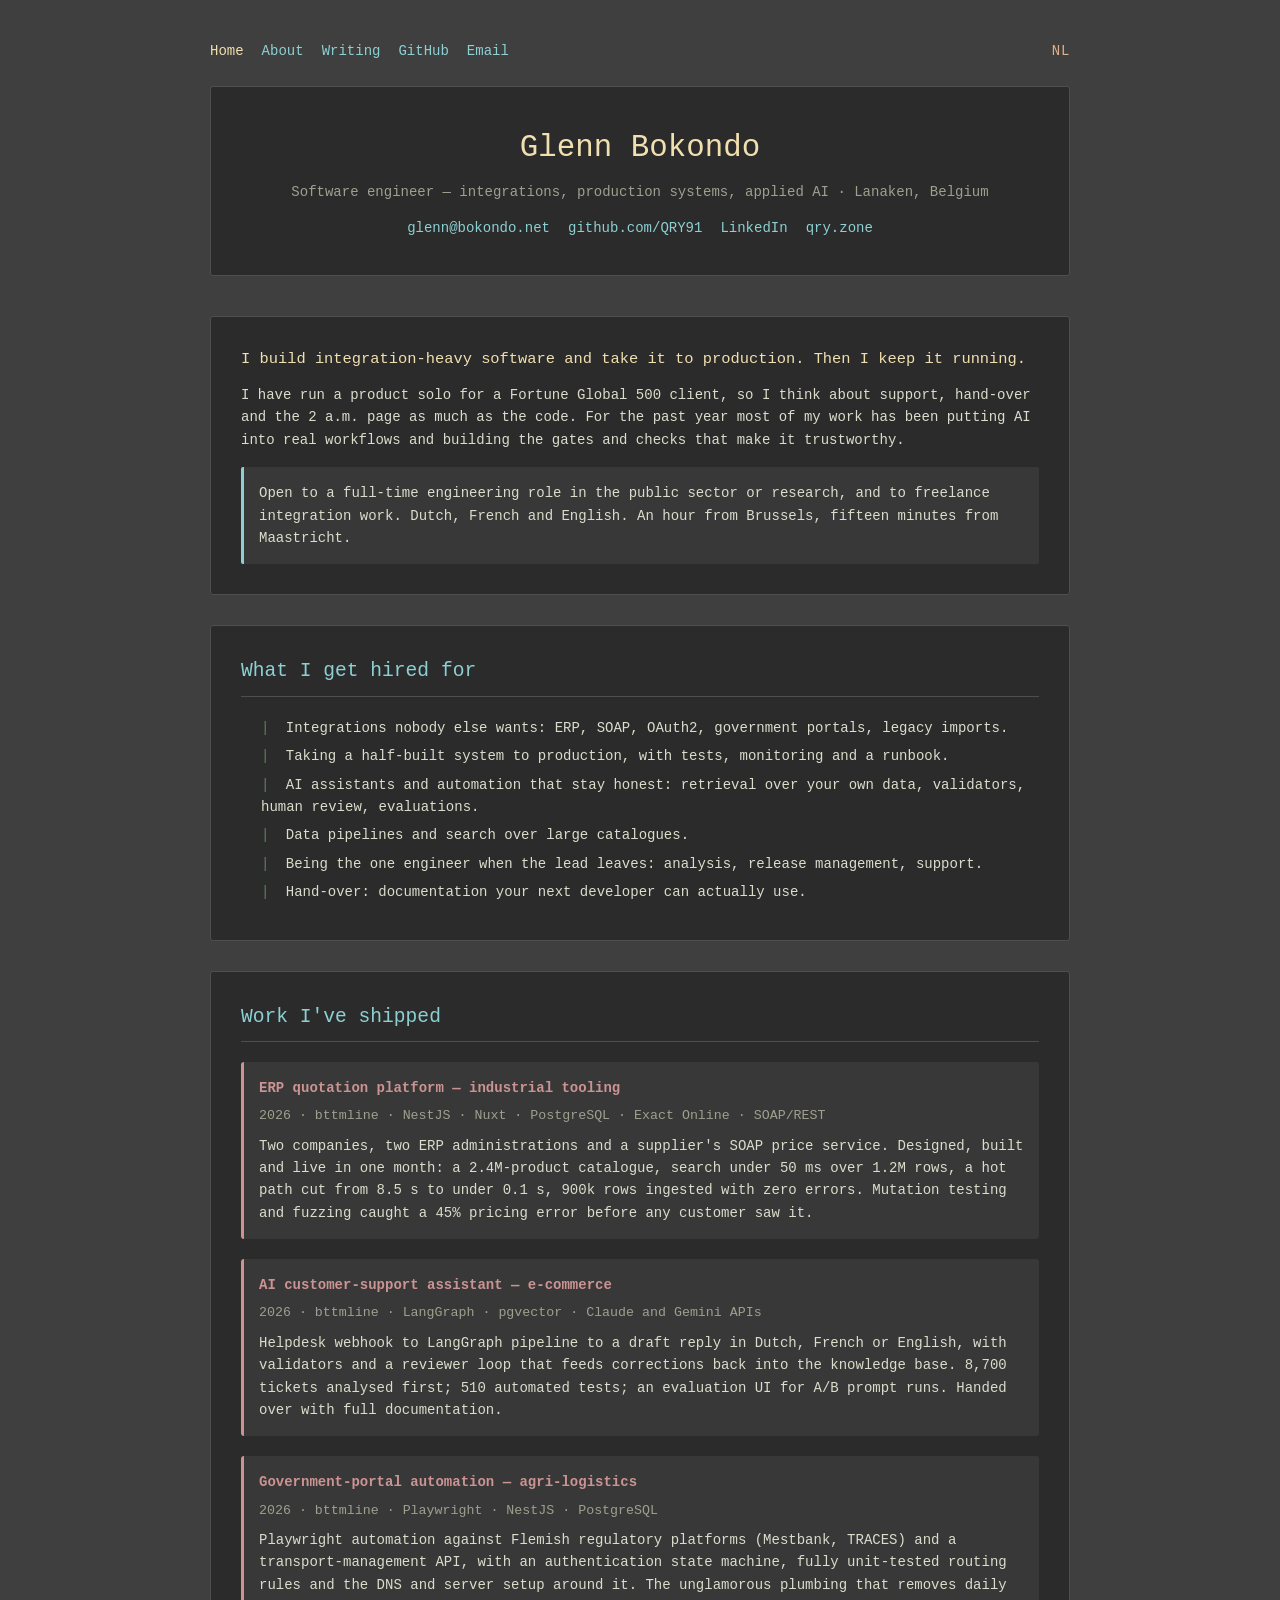
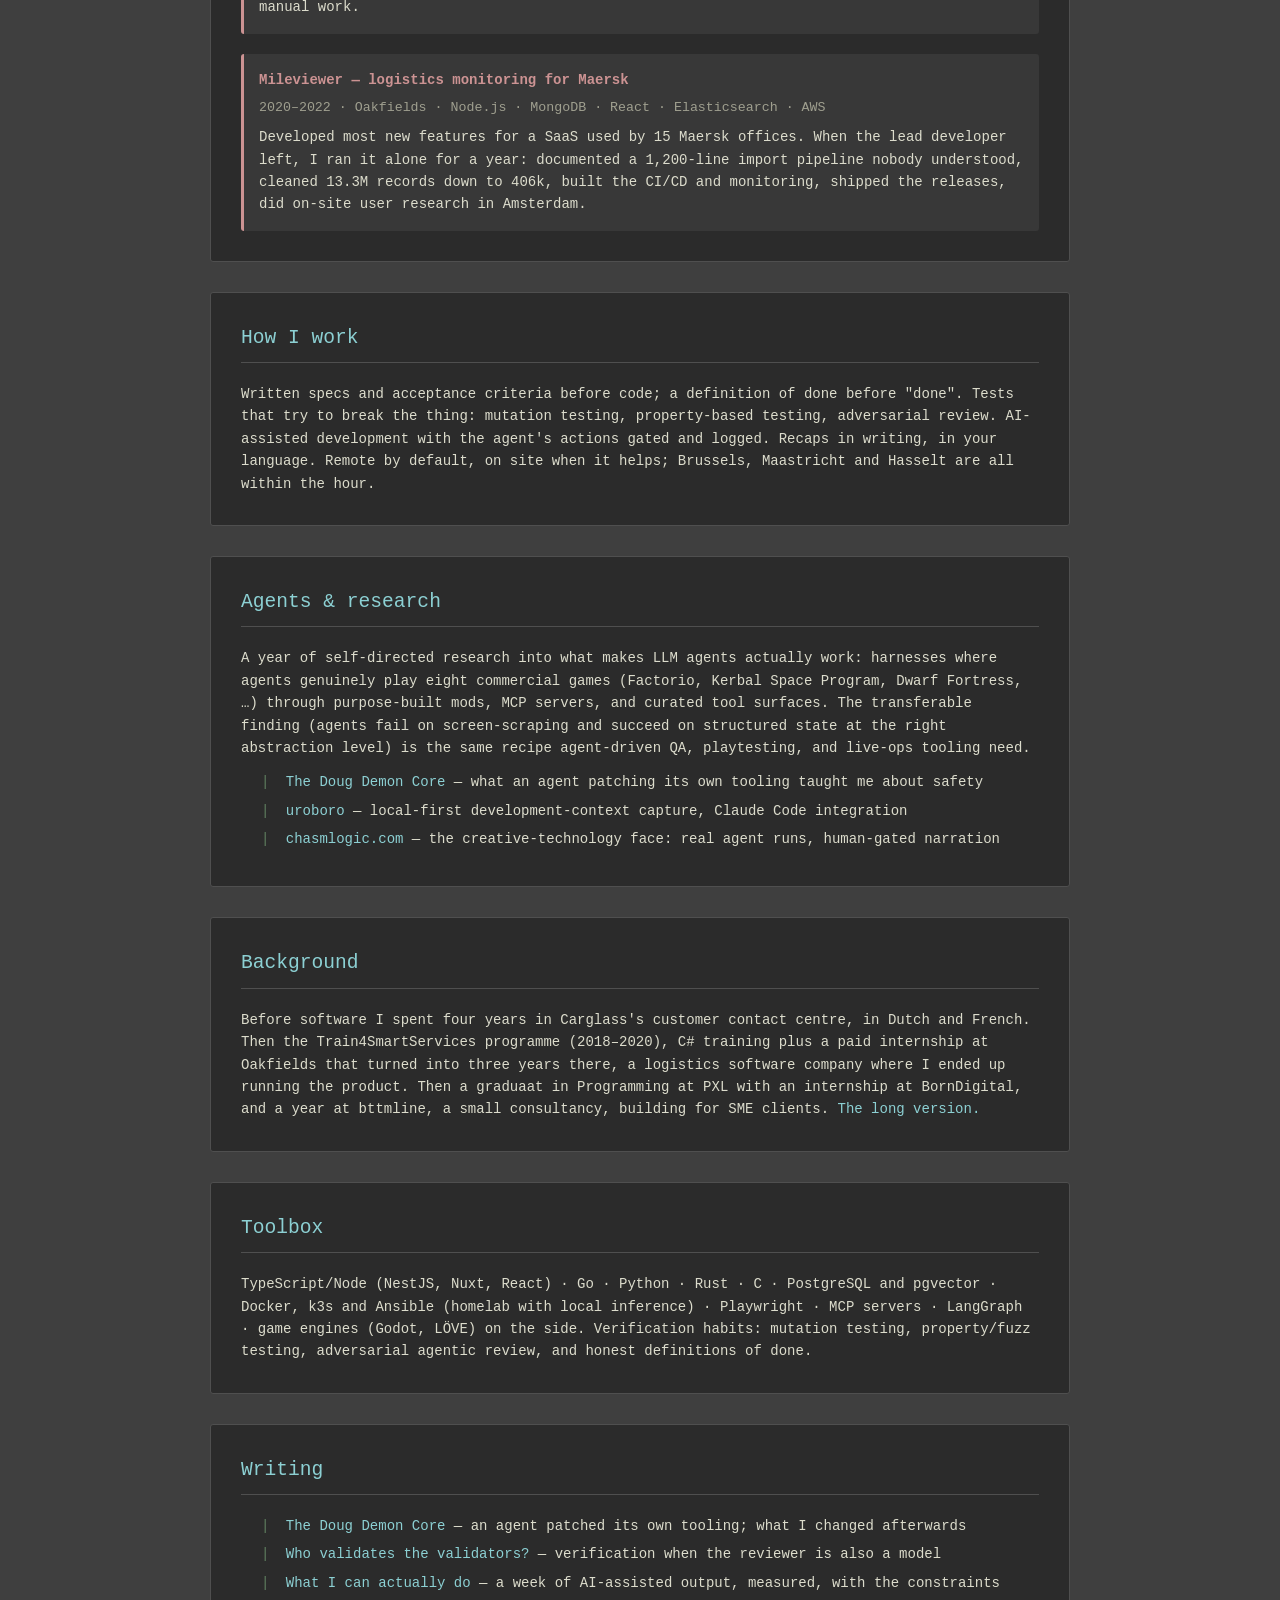
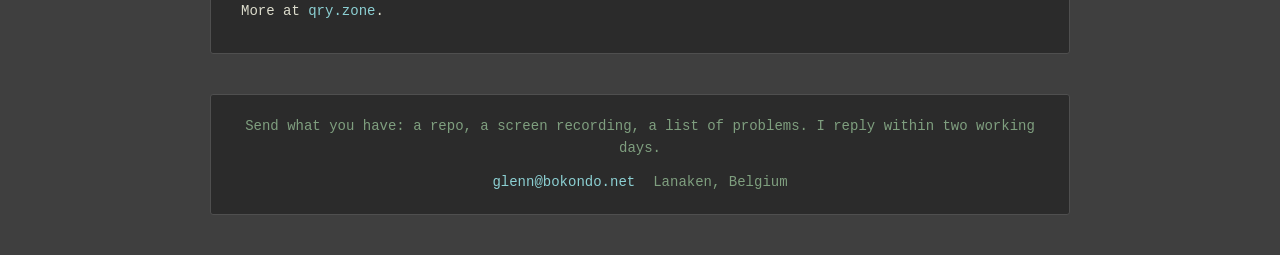
<file: index.html>
<!doctype html>
<html lang="en">
<head>
    <meta charset="UTF-8" />
    <meta name="viewport" content="width=device-width, initial-scale=1.0" />
    <title>Glenn Bokondo — software engineer</title>
    <meta name="description" content="Software engineer in Lanaken, Belgium. Integration-heavy systems taken to production and kept running; AI in real workflows with the checks that make it trustworthy." />
    <link rel="canonical" href="https://www.bokondo.net/" />
    <meta property="og:type" content="website" />
    <meta property="og:url" content="https://www.bokondo.net/" />
    <meta property="og:title" content="Glenn Bokondo — software engineer" />
    <meta property="og:description" content="Software engineer in Lanaken, Belgium. Integration-heavy systems taken to production and kept running; AI in real workflows with the checks that make it trustworthy." />
    <meta property="og:locale" content="en_BE" />
    <meta property="og:site_name" content="bokondo.net" />
    <meta name="twitter:card" content="summary" />
    <meta name="twitter:title" content="Glenn Bokondo — software engineer" />
    <meta name="twitter:description" content="Software engineer in Lanaken, Belgium. Integration-heavy systems taken to production and kept running; AI in real workflows with the checks that make it trustworthy." />
    <link rel="shortcut icon" href="/favicon.ico" type="image/x-icon" />
    <link rel="stylesheet" href="/style.css?v=4" />
    <link rel="alternate" hreflang="en" href="https://www.bokondo.net/" />
    <link rel="alternate" hreflang="nl" href="https://www.bokondo.net/nl/" />
    <link rel="alternate" hreflang="x-default" href="https://www.bokondo.net/" />
</head>
<body>
    <main>
        <nav class="site" aria-label="Site">
            <a href="/" aria-current="page">Home</a>
            <a href="/about/">About</a>
            <a href="https://qry.zone">Writing</a>
            <a href="https://github.com/QRY91">GitHub</a>
            <a href="mailto:glenn@bokondo.net">Email</a>
            <a class="lang" href="/nl/" hreflang="nl" lang="nl" title="Nederlands">NL</a>
        </nav>

        <header class="card">
            <h1>Glenn Bokondo</h1>
            <p class="role">Software engineer — integrations, production systems, applied AI · Lanaken, Belgium</p>
            <div class="contact">
                <a href="mailto:glenn@bokondo.net">glenn@bokondo.net</a>
                <a href="https://github.com/QRY91">github.com/QRY91</a>
                <a href="https://linkedin.com/in/glenn-bokondo-98957b196/">LinkedIn</a>
                <a href="https://qry.zone">qry.zone</a>
            </div>
        </header>

        <section>
            <p class="lede">
                I build integration-heavy software and take it to production.
                Then I keep it running.
            </p>
            <p>
                I have run a product solo for a Fortune Global 500 client, so I think
                about support, hand-over and the 2 a.m. page as much as the code.
                For the past year most of my work has been putting AI into real
                workflows and building the gates and checks that make it trustworthy.
            </p>
            <p class="avail">
                Open to a full-time engineering role in the public sector or research,
                and to freelance integration work. Dutch, French and English.
                An hour from Brussels, fifteen minutes from Maastricht.
            </p>
        </section>

        <section>
            <h2>What I get hired for</h2>
            <ul class="plain">
                <li>Integrations nobody else wants: ERP, SOAP, OAuth2, government portals, legacy imports.</li>
                <li>Taking a half-built system to production, with tests, monitoring and a runbook.</li>
                <li>AI assistants and automation that stay honest: retrieval over your own data, validators, human review, evaluations.</li>
                <li>Data pipelines and search over large catalogues.</li>
                <li>Being the one engineer when the lead leaves: analysis, release management, support.</li>
                <li>Hand-over: documentation your next developer can actually use.</li>
            </ul>
        </section>

        <section>
            <h2>Work I've shipped</h2>

            <div class="item">
                <h3>ERP quotation platform — industrial tooling</h3>
                <p class="meta">2026 · bttmline · NestJS · Nuxt · PostgreSQL · Exact Online · SOAP/REST</p>
                <p>
                    Two companies, two ERP administrations and a supplier's SOAP price
                    service. Designed, built and live in one month: a 2.4M-product
                    catalogue, search under 50 ms over 1.2M rows, a hot path cut from
                    8.5 s to under 0.1 s, 900k rows ingested with zero errors.
                    Mutation testing and fuzzing caught a 45% pricing error before
                    any customer saw it.
                </p>
            </div>

            <div class="item">
                <h3>AI customer-support assistant — e-commerce</h3>
                <p class="meta">2026 · bttmline · LangGraph · pgvector · Claude and Gemini APIs</p>
                <p>
                    Helpdesk webhook to LangGraph pipeline to a draft reply in Dutch,
                    French or English, with validators and a reviewer loop that feeds
                    corrections back into the knowledge base. 8,700 tickets analysed
                    first; 510 automated tests; an evaluation UI for A/B prompt runs.
                    Handed over with full documentation.
                </p>
            </div>

            <div class="item">
                <h3>Government-portal automation — agri-logistics</h3>
                <p class="meta">2026 · bttmline · Playwright · NestJS · PostgreSQL</p>
                <p>
                    Playwright automation against Flemish regulatory platforms (Mestbank,
                    TRACES) and a transport-management API, with an authentication state
                    machine, fully unit-tested routing rules and the DNS and server setup
                    around it. The unglamorous plumbing that removes daily manual work.
                </p>
            </div>

            <div class="item">
                <h3>Mileviewer — logistics monitoring for Maersk</h3>
                <p class="meta">2020–2022 · Oakfields · Node.js · MongoDB · React · Elasticsearch · AWS</p>
                <p>
                    Developed most new features for a SaaS used by 15 Maersk offices.
                    When the lead developer left, I ran it alone for a year: documented
                    a 1,200-line import pipeline nobody understood, cleaned 13.3M records
                    down to 406k, built the CI/CD and monitoring, shipped the releases,
                    did on-site user research in Amsterdam.
                </p>
            </div>
        </section>

        <section>
            <h2>How I work</h2>
            <p>
                Written specs and acceptance criteria before code; a definition of done
                before "done". Tests that try to break the thing: mutation testing,
                property-based testing, adversarial review. AI-assisted development with
                the agent's actions gated and logged. Recaps in writing, in your language.
                Remote by default, on site when it helps; Brussels, Maastricht and
                Hasselt are all within the hour.
            </p>
        </section>

        <section class="print-hide">
            <h2>Agents &amp; research</h2>
            <p>
                A year of self-directed research into what makes LLM agents actually
                work: harnesses where agents genuinely play eight commercial games
                (Factorio, Kerbal Space Program, Dwarf Fortress, …) through
                purpose-built mods, MCP servers, and curated tool surfaces. The
                transferable finding (agents fail on screen-scraping and succeed on
                structured state at the right abstraction level) is the same recipe
                agent-driven QA, playtesting, and live-ops tooling need.
            </p>
            <ul class="plain">
                <li><a href="https://qry.zone/doug-demon-core/">The Doug Demon Core</a> — what an agent patching its own tooling taught me about safety</li>
                <li><a href="https://github.com/QRY91/uroboro">uroboro</a> — local-first development-context capture, Claude Code integration</li>
                <li><a href="https://chasmlogic.com">chasmlogic.com</a> — the creative-technology face: real agent runs, human-gated narration</li>
            </ul>
        </section>

        <section>
            <h2>Background</h2>
            <p>
                Before software I spent four years in Carglass's customer contact
                centre, in Dutch and French. Then the Train4SmartServices programme
                (2018–2020), C# training plus a paid internship at Oakfields that turned
                into three years there, a logistics software company where I ended up
                running the product. Then a graduaat in Programming at PXL with an
                internship at BornDigital, and a year at bttmline, a small consultancy,
                building for SME clients. <a href="/about/">The long version.</a>
            </p>
        </section>

        <section>
            <h2>Toolbox</h2>
            <p>
                TypeScript/Node (NestJS, Nuxt, React) · Go · Python · Rust · C ·
                PostgreSQL and pgvector · Docker, k3s and Ansible (homelab with local
                inference) · Playwright · MCP servers · LangGraph · game engines
                (Godot, LÖVE) on the side. Verification habits: mutation testing,
                property/fuzz testing, adversarial agentic review, and honest
                definitions of done.
            </p>
        </section>

        <section class="print-hide">
            <h2>Writing</h2>
            <ul class="plain">
                <li><a href="https://qry.zone/doug-demon-core/">The Doug Demon Core</a> — an agent patched its own tooling; what I changed afterwards</li>
                <li><a href="https://qry.zone/who-validates-the-validators/">Who validates the validators?</a> — verification when the reviewer is also a model</li>
                <li><a href="https://qry.zone/what-i-can-actually-do/">What I can actually do</a> — a week of AI-assisted output, measured, with the constraints</li>
            </ul>
            <p>More at <a href="https://qry.zone">qry.zone</a>.</p>
        </section>

        <footer>
            <p>Send what you have: a repo, a screen recording, a list of problems. I reply within two working days.</p>
            <div class="contact">
                <a href="mailto:glenn@bokondo.net">glenn@bokondo.net</a>
                <span>Lanaken, Belgium</span>
            </div>
        </footer>
    </main>
</body>
</html>
</file>
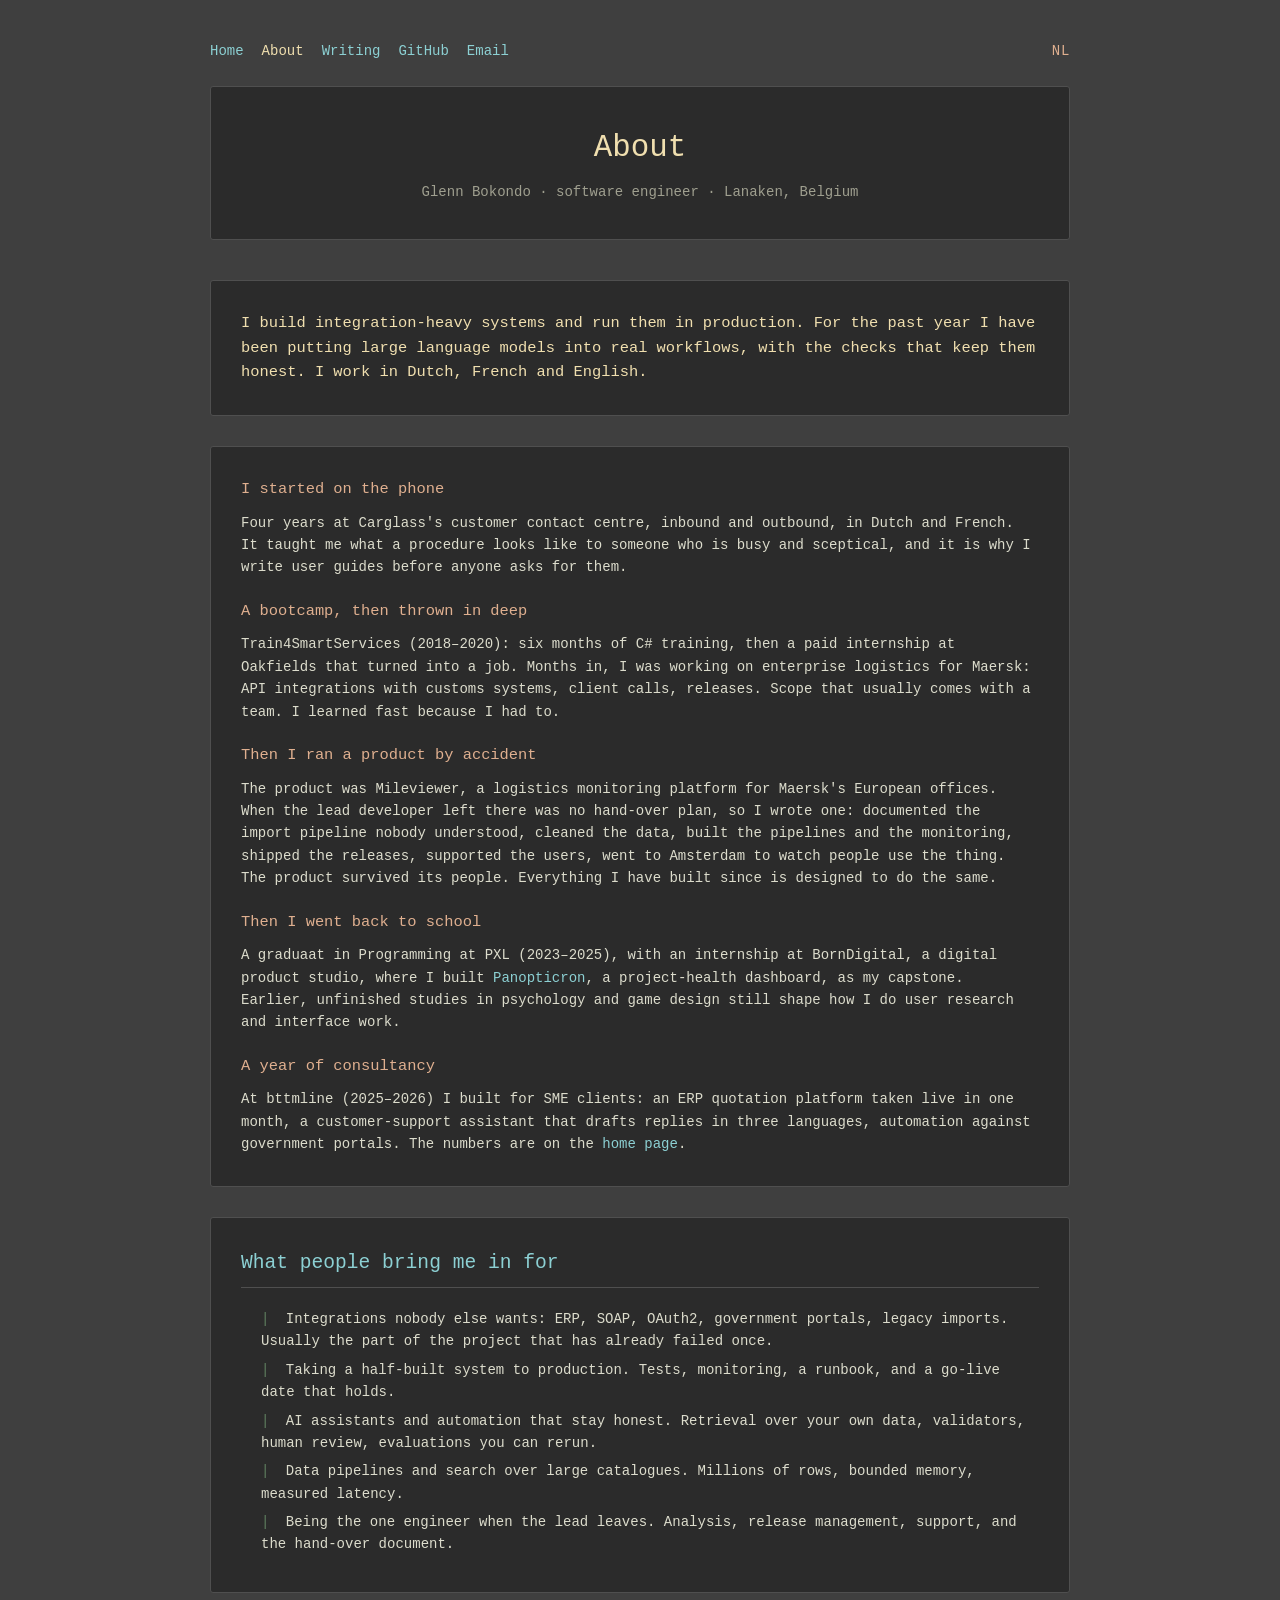
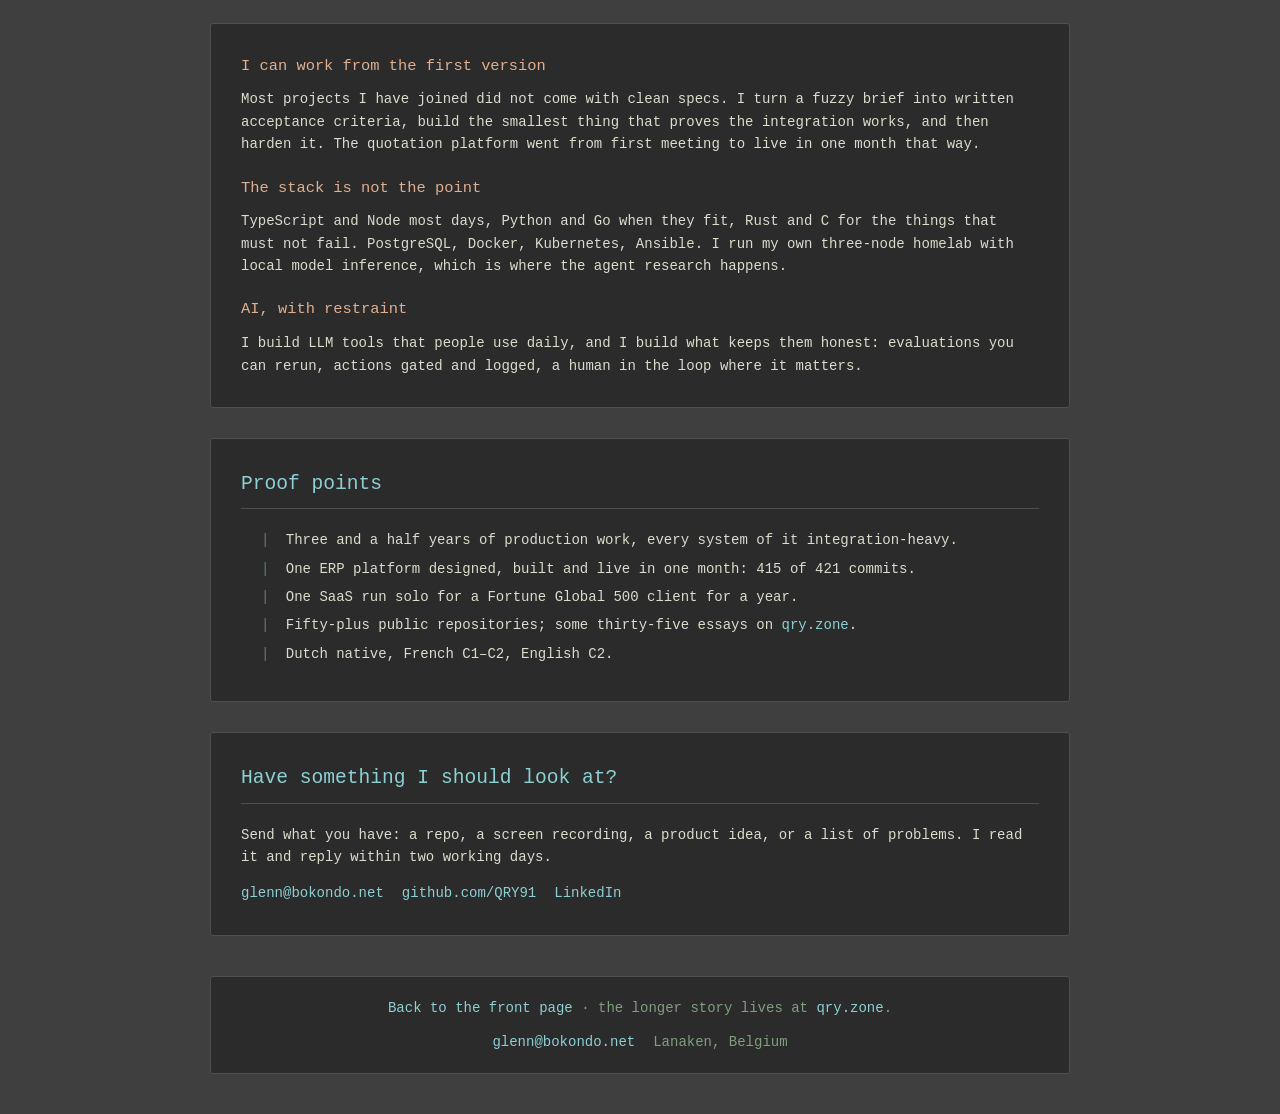
<file: about/index.html>
<!doctype html>
<html lang="en">
<head>
    <meta charset="UTF-8" />
    <meta name="viewport" content="width=device-width, initial-scale=1.0" />
    <title>About — Glenn Bokondo</title>
    <meta name="description" content="How I got from a contact centre to running production software: the story, the way I work, and the proof points." />
    <link rel="canonical" href="https://www.bokondo.net/about/" />
    <meta property="og:type" content="website" />
    <meta property="og:url" content="https://www.bokondo.net/about/" />
    <meta property="og:title" content="About — Glenn Bokondo" />
    <meta property="og:description" content="How I got from a contact centre to running production software: the story, the way I work, and the proof points." />
    <meta property="og:locale" content="en_BE" />
    <meta property="og:site_name" content="bokondo.net" />
    <meta name="twitter:card" content="summary" />
    <meta name="twitter:title" content="About — Glenn Bokondo" />
    <meta name="twitter:description" content="How I got from a contact centre to running production software: the story, the way I work, and the proof points." />
    <link rel="shortcut icon" href="/favicon.ico" type="image/x-icon" />
    <link rel="stylesheet" href="/style.css?v=4" />
    <link rel="alternate" hreflang="en" href="https://www.bokondo.net/about/" />
    <link rel="alternate" hreflang="nl" href="https://www.bokondo.net/nl/over/" />
    <link rel="alternate" hreflang="x-default" href="https://www.bokondo.net/about/" />
</head>
<body>
    <main>
        <nav class="site" aria-label="Site">
            <a href="/">Home</a>
            <a href="/about/" aria-current="page">About</a>
            <a href="https://qry.zone">Writing</a>
            <a href="https://github.com/QRY91">GitHub</a>
            <a href="mailto:glenn@bokondo.net">Email</a>
            <a class="lang" href="/nl/over/" hreflang="nl" lang="nl" title="Nederlands">NL</a>
        </nav>

        <header class="card">
            <h1>About</h1>
            <p class="role">Glenn Bokondo · software engineer · Lanaken, Belgium</p>
        </header>

        <section>
            <p class="lede">
                I build integration-heavy systems and run them in production. For the
                past year I have been putting large language models into real
                workflows, with the checks that keep them honest. I work in Dutch,
                French and English.
            </p>
        </section>

        <section>
            <h3>I started on the phone</h3>
            <p>
                Four years at Carglass's customer contact centre, inbound and outbound,
                in Dutch and French. It taught me what a procedure looks like to someone
                who is busy and sceptical, and it is why I write user guides before
                anyone asks for them.
            </p>

            <h3>A bootcamp, then thrown in deep</h3>
            <p>
                Train4SmartServices (2018–2020): six months of C# training, then a paid
                internship at Oakfields that turned into a job. Months in, I was working
                on enterprise logistics for Maersk: API integrations with customs
                systems, client calls, releases. Scope that usually comes with a team.
                I learned fast because I had to.
            </p>

            <h3>Then I ran a product by accident</h3>
            <p>
                The product was Mileviewer, a logistics monitoring platform for Maersk's
                European offices. When the lead developer left there was no hand-over
                plan, so I wrote one: documented the import pipeline nobody understood,
                cleaned the data, built the pipelines and the monitoring, shipped the
                releases, supported the users, went to Amsterdam to watch people use
                the thing. The product survived its people. Everything I have built
                since is designed to do the same.
            </p>

            <h3>Then I went back to school</h3>
            <p>
                A graduaat in Programming at PXL (2023–2025), with an internship at
                BornDigital, a digital product studio, where I built
                <a href="https://panopticron.com">Panopticron</a>, a project-health
                dashboard, as my capstone. Earlier, unfinished studies in psychology
                and game design still shape how I do user research and interface work.
            </p>

            <h3>A year of consultancy</h3>
            <p>
                At bttmline (2025–2026) I built for SME clients: an ERP quotation
                platform taken live in one month, a customer-support assistant that
                drafts replies in three languages, automation against government
                portals. The numbers are on the <a href="/">home page</a>.
            </p>
        </section>

        <section>
            <h2>What people bring me in for</h2>
            <ul class="plain">
                <li>Integrations nobody else wants: ERP, SOAP, OAuth2, government portals, legacy imports. Usually the part of the project that has already failed once.</li>
                <li>Taking a half-built system to production. Tests, monitoring, a runbook, and a go-live date that holds.</li>
                <li>AI assistants and automation that stay honest. Retrieval over your own data, validators, human review, evaluations you can rerun.</li>
                <li>Data pipelines and search over large catalogues. Millions of rows, bounded memory, measured latency.</li>
                <li>Being the one engineer when the lead leaves. Analysis, release management, support, and the hand-over document.</li>
            </ul>
        </section>

        <section>
            <h3>I can work from the first version</h3>
            <p>
                Most projects I have joined did not come with clean specs. I turn a
                fuzzy brief into written acceptance criteria, build the smallest thing
                that proves the integration works, and then harden it. The quotation
                platform went from first meeting to live in one month that way.
            </p>

            <h3>The stack is not the point</h3>
            <p>
                TypeScript and Node most days, Python and Go when they fit, Rust and C
                for the things that must not fail. PostgreSQL, Docker, Kubernetes,
                Ansible. I run my own three-node homelab with local model inference,
                which is where the agent research happens.
            </p>

            <h3>AI, with restraint</h3>
            <p>
                I build LLM tools that people use daily, and I build what keeps them
                honest: evaluations you can rerun, actions gated and logged, a human
                in the loop where it matters.
            </p>
        </section>

        <section>
            <h2>Proof points</h2>
            <ul class="plain">
                <li>Three and a half years of production work, every system of it integration-heavy.</li>
                <li>One ERP platform designed, built and live in one month: 415 of 421 commits.</li>
                <li>One SaaS run solo for a Fortune Global 500 client for a year.</li>
                <li>Fifty-plus public repositories; some thirty-five essays on <a href="https://qry.zone">qry.zone</a>.</li>
                <li>Dutch native, French C1–C2, English C2.</li>
            </ul>
        </section>

        <section>
            <h2>Have something I should look at?</h2>
            <p>
                Send what you have: a repo, a screen recording, a product idea, or a
                list of problems. I read it and reply within two working days.
            </p>
            <div class="contact">
                <a href="mailto:glenn@bokondo.net">glenn@bokondo.net</a>
                <a href="https://github.com/QRY91">github.com/QRY91</a>
                <a href="https://linkedin.com/in/glenn-bokondo-98957b196/">LinkedIn</a>
            </div>
        </section>

        <footer>
            <p><a href="/">Back to the front page</a> · the longer story lives at <a href="https://qry.zone">qry.zone</a>.</p>
            <div class="contact">
                <a href="mailto:glenn@bokondo.net">glenn@bokondo.net</a>
                <span>Lanaken, Belgium</span>
            </div>
        </footer>
    </main>
</body>
</html>
</file>
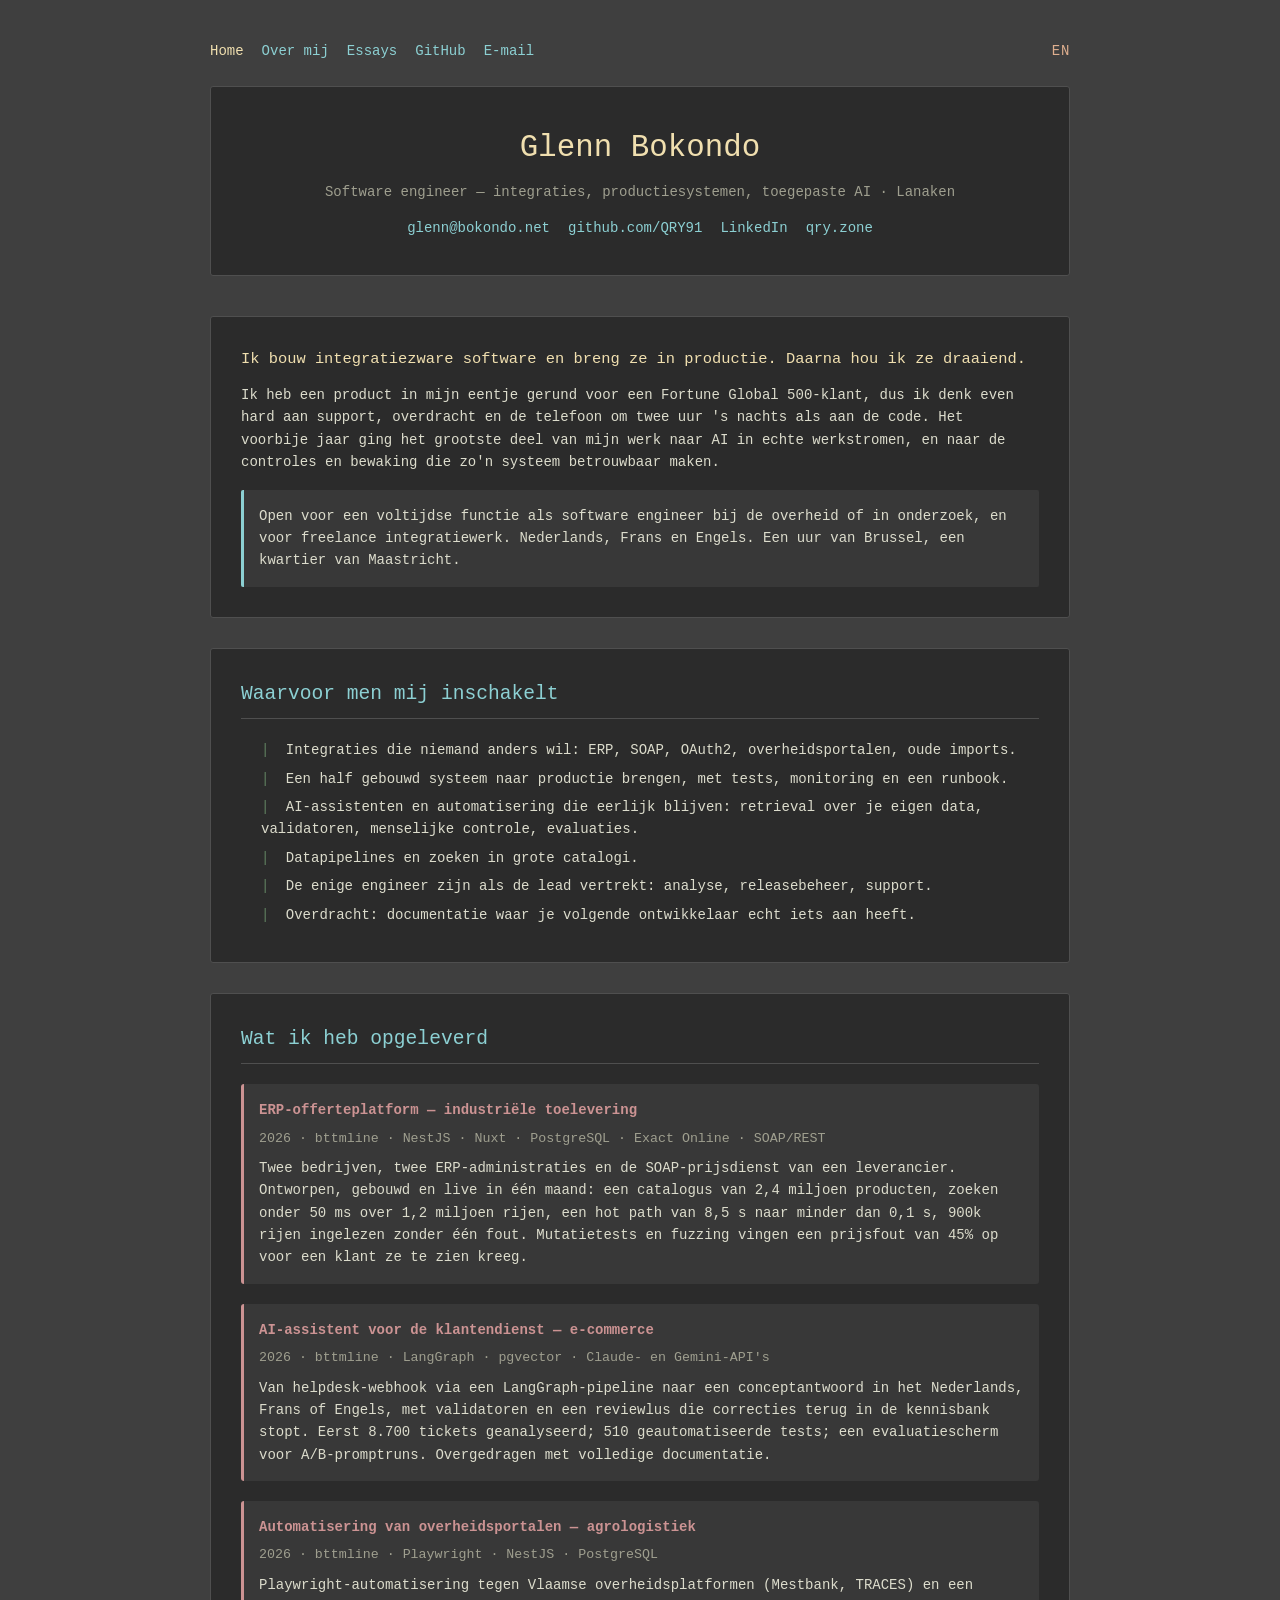
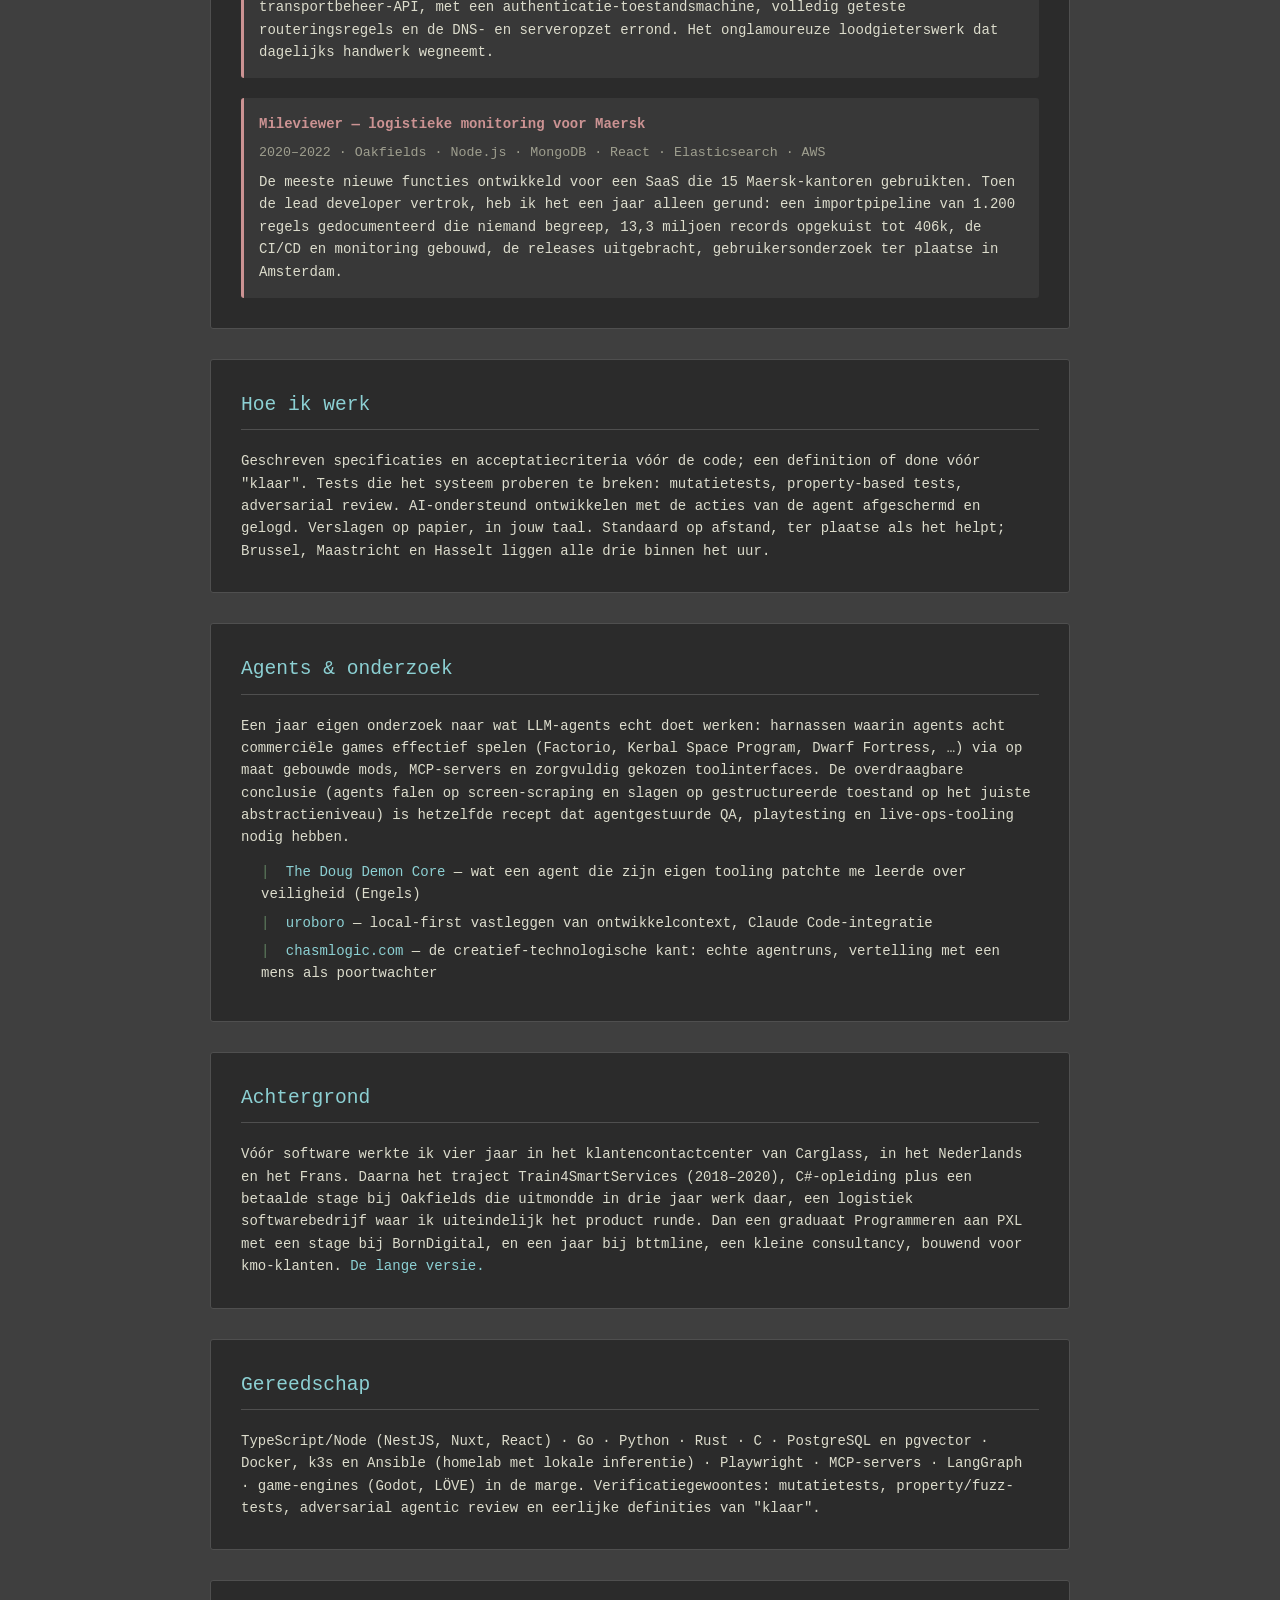
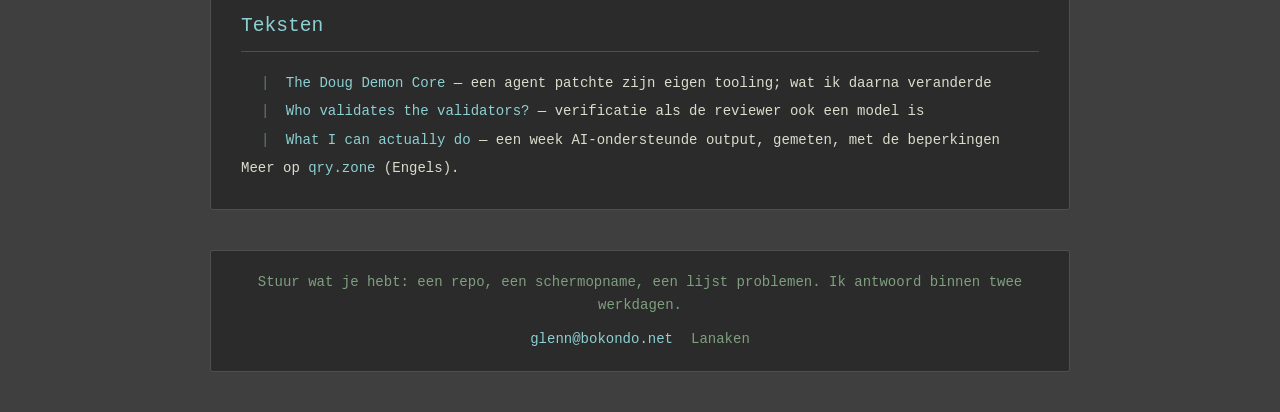
<file: nl/index.html>
<!doctype html>
<html lang="nl">
<head>
    <meta charset="UTF-8" />
    <meta name="viewport" content="width=device-width, initial-scale=1.0" />
    <title>Glenn Bokondo — software engineer</title>
    <meta name="description" content="Software engineer in Lanaken. Integratiezware systemen naar productie gebracht en draaiend gehouden; AI in echte werkstromen, met de controles die het betrouwbaar maken." />
    <link rel="canonical" href="https://www.bokondo.net/nl/" />
    <meta property="og:type" content="website" />
    <meta property="og:url" content="https://www.bokondo.net/nl/" />
    <meta property="og:title" content="Glenn Bokondo — software engineer" />
    <meta property="og:description" content="Software engineer in Lanaken. Integratiezware systemen naar productie gebracht en draaiend gehouden; AI in echte werkstromen, met de controles die het betrouwbaar maken." />
    <meta property="og:locale" content="nl_BE" />
    <meta property="og:site_name" content="bokondo.net" />
    <meta name="twitter:card" content="summary" />
    <meta name="twitter:title" content="Glenn Bokondo — software engineer" />
    <meta name="twitter:description" content="Software engineer in Lanaken. Integratiezware systemen naar productie gebracht en draaiend gehouden; AI in echte werkstromen, met de controles die het betrouwbaar maken." />
    <link rel="shortcut icon" href="/favicon.ico" type="image/x-icon" />
    <link rel="stylesheet" href="/style.css?v=4" />
    <link rel="alternate" hreflang="en" href="https://www.bokondo.net/" />
    <link rel="alternate" hreflang="nl" href="https://www.bokondo.net/nl/" />
    <link rel="alternate" hreflang="x-default" href="https://www.bokondo.net/" />
</head>
<body>
    <main>
        <nav class="site" aria-label="Site">
            <a href="/nl/" aria-current="page">Home</a>
            <a href="/nl/over/">Over mij</a>
            <a href="https://qry.zone">Essays</a>
            <a href="https://github.com/QRY91">GitHub</a>
            <a href="mailto:glenn@bokondo.net">E-mail</a>
            <a class="lang" href="/" hreflang="en" lang="en" title="English">EN</a>
        </nav>

        <header class="card">
            <h1>Glenn Bokondo</h1>
            <p class="role">Software engineer — integraties, productiesystemen, toegepaste AI · Lanaken</p>
            <div class="contact">
                <a href="mailto:glenn@bokondo.net">glenn@bokondo.net</a>
                <a href="https://github.com/QRY91">github.com/QRY91</a>
                <a href="https://linkedin.com/in/glenn-bokondo-98957b196/">LinkedIn</a>
                <a href="https://qry.zone">qry.zone</a>
            </div>
        </header>

        <section>
            <p class="lede">
                Ik bouw integratiezware software en breng ze in productie.
                Daarna hou ik ze draaiend.
            </p>
            <p>
                Ik heb een product in mijn eentje gerund voor een Fortune Global 500-klant,
                dus ik denk even hard aan support, overdracht en de telefoon om twee uur
                's nachts als aan de code. Het voorbije jaar ging het grootste deel van
                mijn werk naar AI in echte werkstromen, en naar de controles en bewaking
                die zo'n systeem betrouwbaar maken.
            </p>
            <p class="avail">
                Open voor een voltijdse functie als software engineer bij de overheid of
                in onderzoek, en voor freelance integratiewerk. Nederlands, Frans en Engels.
                Een uur van Brussel, een kwartier van Maastricht.
            </p>
        </section>

        <section>
            <h2>Waarvoor men mij inschakelt</h2>
            <ul class="plain">
                <li>Integraties die niemand anders wil: ERP, SOAP, OAuth2, overheidsportalen, oude imports.</li>
                <li>Een half gebouwd systeem naar productie brengen, met tests, monitoring en een runbook.</li>
                <li>AI-assistenten en automatisering die eerlijk blijven: retrieval over je eigen data, validatoren, menselijke controle, evaluaties.</li>
                <li>Datapipelines en zoeken in grote catalogi.</li>
                <li>De enige engineer zijn als de lead vertrekt: analyse, releasebeheer, support.</li>
                <li>Overdracht: documentatie waar je volgende ontwikkelaar echt iets aan heeft.</li>
            </ul>
        </section>

        <section>
            <h2>Wat ik heb opgeleverd</h2>

            <div class="item">
                <h3>ERP-offerteplatform — industriële toelevering</h3>
                <p class="meta">2026 · bttmline · NestJS · Nuxt · PostgreSQL · Exact Online · SOAP/REST</p>
                <p>
                    Twee bedrijven, twee ERP-administraties en de SOAP-prijsdienst van een
                    leverancier. Ontworpen, gebouwd en live in één maand: een catalogus van
                    2,4 miljoen producten, zoeken onder 50 ms over 1,2 miljoen rijen, een
                    hot path van 8,5 s naar minder dan 0,1 s, 900k rijen ingelezen zonder
                    één fout. Mutatietests en fuzzing vingen een prijsfout van 45% op
                    voor een klant ze te zien kreeg.
                </p>
            </div>

            <div class="item">
                <h3>AI-assistent voor de klantendienst — e-commerce</h3>
                <p class="meta">2026 · bttmline · LangGraph · pgvector · Claude- en Gemini-API's</p>
                <p>
                    Van helpdesk-webhook via een LangGraph-pipeline naar een conceptantwoord
                    in het Nederlands, Frans of Engels, met validatoren en een reviewlus die
                    correcties terug in de kennisbank stopt. Eerst 8.700 tickets
                    geanalyseerd; 510 geautomatiseerde tests; een evaluatiescherm voor
                    A/B-promptruns. Overgedragen met volledige documentatie.
                </p>
            </div>

            <div class="item">
                <h3>Automatisering van overheidsportalen — agrologistiek</h3>
                <p class="meta">2026 · bttmline · Playwright · NestJS · PostgreSQL</p>
                <p>
                    Playwright-automatisering tegen Vlaamse overheidsplatformen (Mestbank,
                    TRACES) en een transportbeheer-API, met een authenticatie-toestandsmachine,
                    volledig geteste routeringsregels en de DNS- en serveropzet errond.
                    Het onglamoureuze loodgieterswerk dat dagelijks handwerk wegneemt.
                </p>
            </div>

            <div class="item">
                <h3>Mileviewer — logistieke monitoring voor Maersk</h3>
                <p class="meta">2020–2022 · Oakfields · Node.js · MongoDB · React · Elasticsearch · AWS</p>
                <p>
                    De meeste nieuwe functies ontwikkeld voor een SaaS die 15 Maersk-kantoren
                    gebruikten. Toen de lead developer vertrok, heb ik het een jaar alleen
                    gerund: een importpipeline van 1.200 regels gedocumenteerd die niemand
                    begreep, 13,3 miljoen records opgekuist tot 406k, de CI/CD en monitoring
                    gebouwd, de releases uitgebracht, gebruikersonderzoek ter plaatse in
                    Amsterdam.
                </p>
            </div>
        </section>

        <section>
            <h2>Hoe ik werk</h2>
            <p>
                Geschreven specificaties en acceptatiecriteria vóór de code; een definition
                of done vóór "klaar". Tests die het systeem proberen te breken:
                mutatietests, property-based tests, adversarial review. AI-ondersteund
                ontwikkelen met de acties van de agent afgeschermd en gelogd. Verslagen
                op papier, in jouw taal. Standaard op afstand, ter plaatse als het helpt;
                Brussel, Maastricht en Hasselt liggen alle drie binnen het uur.
            </p>
        </section>

        <section class="print-hide">
            <h2>Agents &amp; onderzoek</h2>
            <p>
                Een jaar eigen onderzoek naar wat LLM-agents echt doet werken: harnassen
                waarin agents acht commerciële games effectief spelen (Factorio, Kerbal
                Space Program, Dwarf Fortress, …) via op maat gebouwde mods, MCP-servers
                en zorgvuldig gekozen toolinterfaces. De overdraagbare conclusie (agents
                falen op screen-scraping en slagen op gestructureerde toestand op het
                juiste abstractieniveau) is hetzelfde recept dat agentgestuurde QA,
                playtesting en live-ops-tooling nodig hebben.
            </p>
            <ul class="plain">
                <li><a href="https://qry.zone/doug-demon-core/">The Doug Demon Core</a> — wat een agent die zijn eigen tooling patchte me leerde over veiligheid (Engels)</li>
                <li><a href="https://github.com/QRY91/uroboro">uroboro</a> — local-first vastleggen van ontwikkelcontext, Claude Code-integratie</li>
                <li><a href="https://chasmlogic.com">chasmlogic.com</a> — de creatief-technologische kant: echte agentruns, vertelling met een mens als poortwachter</li>
            </ul>
        </section>

        <section>
            <h2>Achtergrond</h2>
            <p>
                Vóór software werkte ik vier jaar in het klantencontactcenter van Carglass,
                in het Nederlands en het Frans. Daarna het traject Train4SmartServices
                (2018–2020), C#-opleiding plus een betaalde stage bij Oakfields die
                uitmondde in drie jaar werk daar, een logistiek softwarebedrijf waar ik
                uiteindelijk het product runde. Dan een graduaat Programmeren aan PXL
                met een stage bij BornDigital, en een jaar bij bttmline, een kleine
                consultancy, bouwend voor kmo-klanten.
                <a href="/nl/over/">De lange versie.</a>
            </p>
        </section>

        <section>
            <h2>Gereedschap</h2>
            <p>
                TypeScript/Node (NestJS, Nuxt, React) · Go · Python · Rust · C ·
                PostgreSQL en pgvector · Docker, k3s en Ansible (homelab met lokale
                inferentie) · Playwright · MCP-servers · LangGraph · game-engines
                (Godot, LÖVE) in de marge. Verificatiegewoontes: mutatietests,
                property/fuzz-tests, adversarial agentic review en eerlijke
                definities van "klaar".
            </p>
        </section>

        <section class="print-hide">
            <h2>Teksten</h2>
            <ul class="plain">
                <li><a href="https://qry.zone/doug-demon-core/">The Doug Demon Core</a> — een agent patchte zijn eigen tooling; wat ik daarna veranderde</li>
                <li><a href="https://qry.zone/who-validates-the-validators/">Who validates the validators?</a> — verificatie als de reviewer ook een model is</li>
                <li><a href="https://qry.zone/what-i-can-actually-do/">What I can actually do</a> — een week AI-ondersteunde output, gemeten, met de beperkingen</li>
            </ul>
            <p>Meer op <a href="https://qry.zone">qry.zone</a> (Engels).</p>
        </section>

        <footer>
            <p>Stuur wat je hebt: een repo, een schermopname, een lijst problemen. Ik antwoord binnen twee werkdagen.</p>
            <div class="contact">
                <a href="mailto:glenn@bokondo.net">glenn@bokondo.net</a>
                <span>Lanaken</span>
            </div>
        </footer>
    </main>
</body>
</html>
</file>
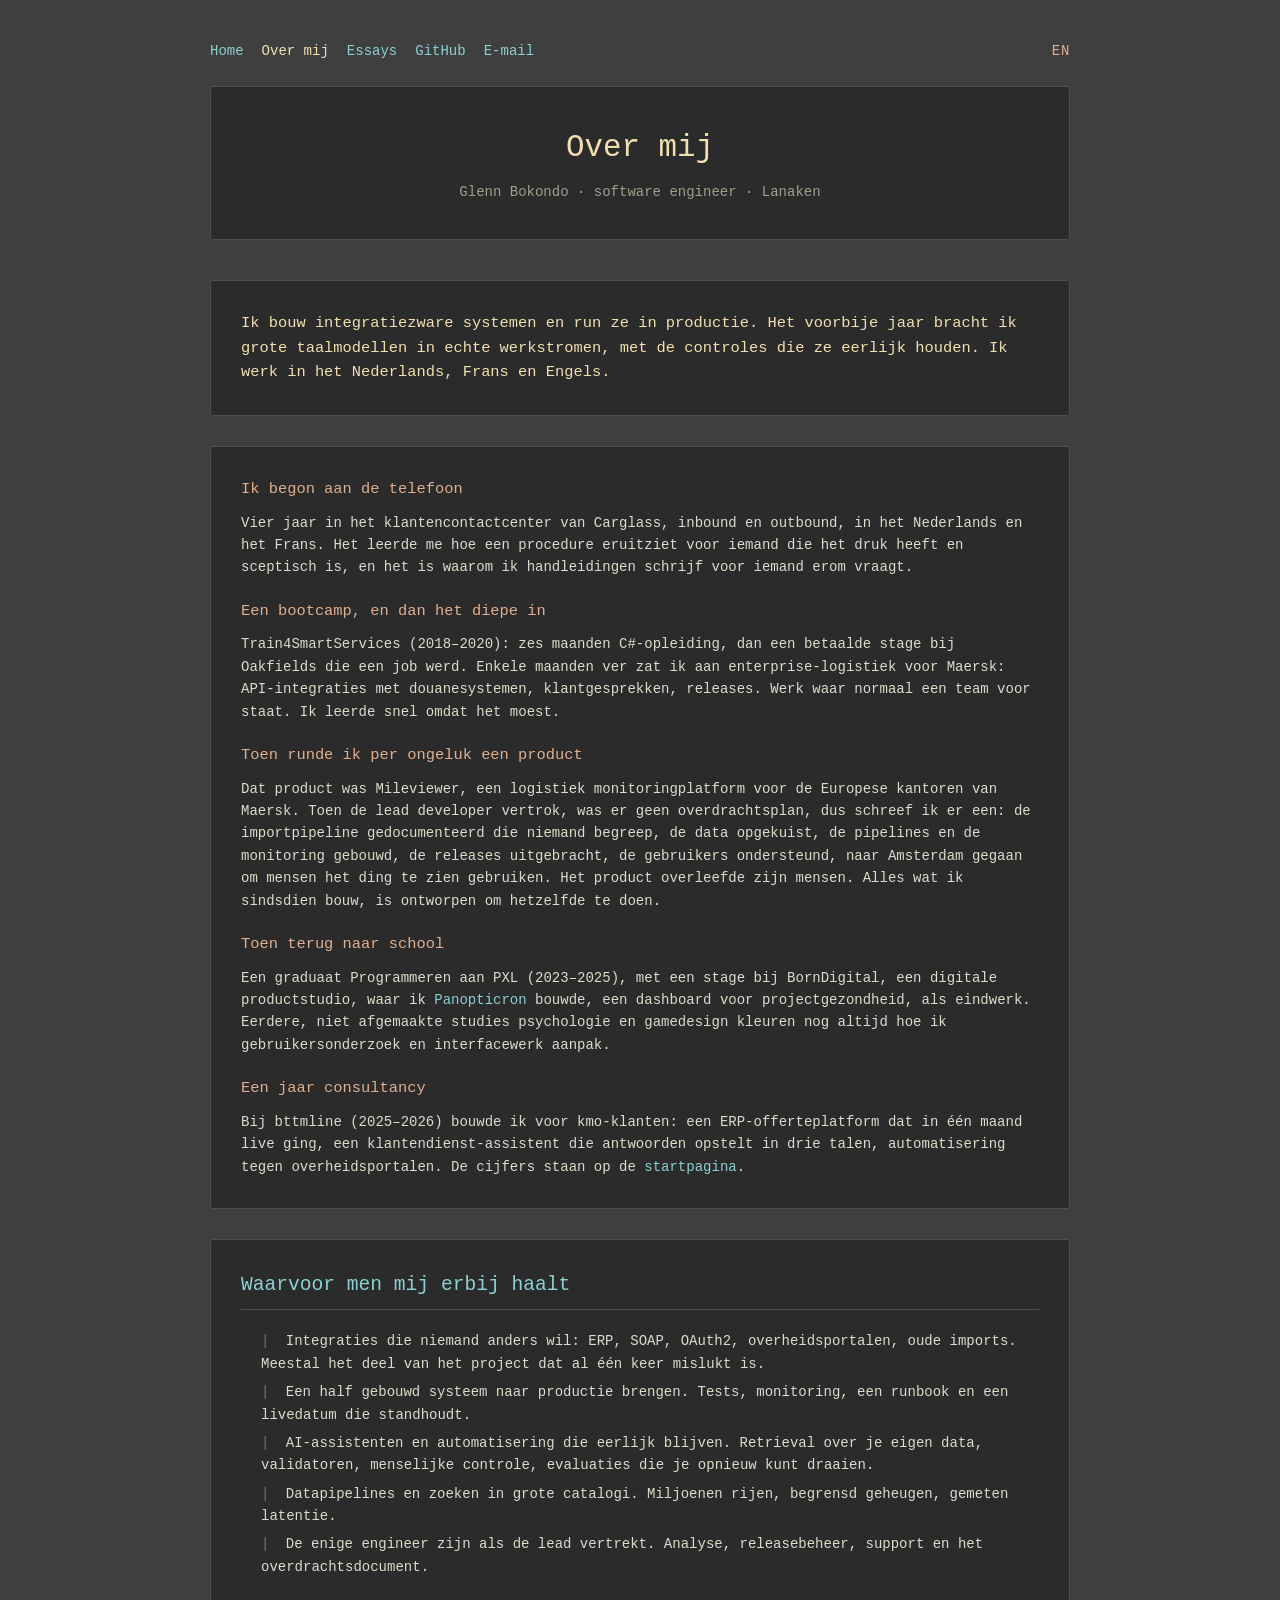
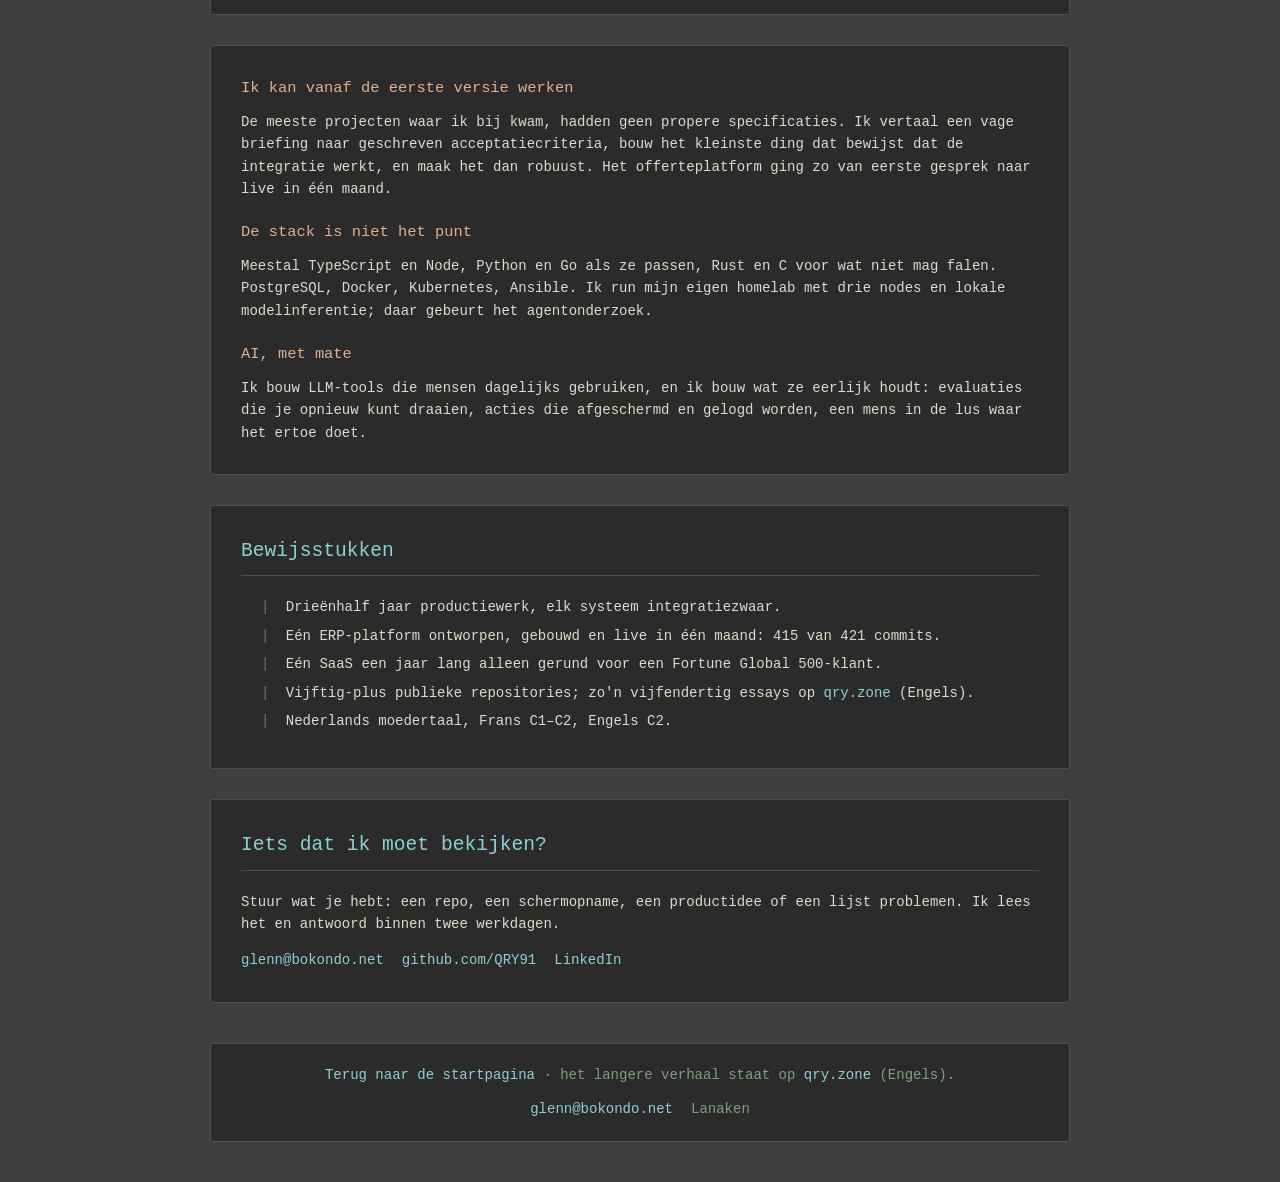
<file: nl/over/index.html>
<!doctype html>
<html lang="nl">
<head>
    <meta charset="UTF-8" />
    <meta name="viewport" content="width=device-width, initial-scale=1.0" />
    <title>Over mij — Glenn Bokondo</title>
    <meta name="description" content="Van een contactcenter naar productiesoftware runnen: het verhaal, de manier van werken en de bewijsstukken." />
    <link rel="canonical" href="https://www.bokondo.net/nl/over/" />
    <meta property="og:type" content="website" />
    <meta property="og:url" content="https://www.bokondo.net/nl/over/" />
    <meta property="og:title" content="Over mij — Glenn Bokondo" />
    <meta property="og:description" content="Van een contactcenter naar productiesoftware runnen: het verhaal, de manier van werken en de bewijsstukken." />
    <meta property="og:locale" content="nl_BE" />
    <meta property="og:site_name" content="bokondo.net" />
    <meta name="twitter:card" content="summary" />
    <meta name="twitter:title" content="Over mij — Glenn Bokondo" />
    <meta name="twitter:description" content="Van een contactcenter naar productiesoftware runnen: het verhaal, de manier van werken en de bewijsstukken." />
    <link rel="shortcut icon" href="/favicon.ico" type="image/x-icon" />
    <link rel="stylesheet" href="/style.css?v=4" />
    <link rel="alternate" hreflang="en" href="https://www.bokondo.net/about/" />
    <link rel="alternate" hreflang="nl" href="https://www.bokondo.net/nl/over/" />
    <link rel="alternate" hreflang="x-default" href="https://www.bokondo.net/about/" />
</head>
<body>
    <main>
        <nav class="site" aria-label="Site">
            <a href="/nl/">Home</a>
            <a href="/nl/over/" aria-current="page">Over mij</a>
            <a href="https://qry.zone">Essays</a>
            <a href="https://github.com/QRY91">GitHub</a>
            <a href="mailto:glenn@bokondo.net">E-mail</a>
            <a class="lang" href="/about/" hreflang="en" lang="en" title="English">EN</a>
        </nav>

        <header class="card">
            <h1>Over mij</h1>
            <p class="role">Glenn Bokondo · software engineer · Lanaken</p>
        </header>

        <section>
            <p class="lede">
                Ik bouw integratiezware systemen en run ze in productie. Het voorbije
                jaar bracht ik grote taalmodellen in echte werkstromen, met de controles
                die ze eerlijk houden. Ik werk in het Nederlands, Frans en Engels.
            </p>
        </section>

        <section>
            <h3>Ik begon aan de telefoon</h3>
            <p>
                Vier jaar in het klantencontactcenter van Carglass, inbound en outbound,
                in het Nederlands en het Frans. Het leerde me hoe een procedure eruitziet
                voor iemand die het druk heeft en sceptisch is, en het is waarom ik
                handleidingen schrijf voor iemand erom vraagt.
            </p>

            <h3>Een bootcamp, en dan het diepe in</h3>
            <p>
                Train4SmartServices (2018–2020): zes maanden C#-opleiding, dan een
                betaalde stage bij Oakfields die een job werd. Enkele maanden ver zat ik
                aan enterprise-logistiek voor Maersk: API-integraties met douanesystemen,
                klantgesprekken, releases. Werk waar normaal een team voor staat. Ik
                leerde snel omdat het moest.
            </p>

            <h3>Toen runde ik per ongeluk een product</h3>
            <p>
                Dat product was Mileviewer, een logistiek monitoringplatform voor de
                Europese kantoren van Maersk. Toen de lead developer vertrok, was er geen
                overdrachtsplan, dus schreef ik er een: de importpipeline gedocumenteerd
                die niemand begreep, de data opgekuist, de pipelines en de monitoring
                gebouwd, de releases uitgebracht, de gebruikers ondersteund, naar
                Amsterdam gegaan om mensen het ding te zien gebruiken. Het product
                overleefde zijn mensen. Alles wat ik sindsdien bouw, is ontworpen om
                hetzelfde te doen.
            </p>

            <h3>Toen terug naar school</h3>
            <p>
                Een graduaat Programmeren aan PXL (2023–2025), met een stage bij
                BornDigital, een digitale productstudio, waar ik
                <a href="https://panopticron.com">Panopticron</a> bouwde, een dashboard
                voor projectgezondheid, als eindwerk. Eerdere, niet afgemaakte studies
                psychologie en gamedesign kleuren nog altijd hoe ik gebruikersonderzoek
                en interfacewerk aanpak.
            </p>

            <h3>Een jaar consultancy</h3>
            <p>
                Bij bttmline (2025–2026) bouwde ik voor kmo-klanten: een ERP-offerteplatform
                dat in één maand live ging, een klantendienst-assistent die antwoorden
                opstelt in drie talen, automatisering tegen overheidsportalen. De cijfers
                staan op de <a href="/nl/">startpagina</a>.
            </p>
        </section>

        <section>
            <h2>Waarvoor men mij erbij haalt</h2>
            <ul class="plain">
                <li>Integraties die niemand anders wil: ERP, SOAP, OAuth2, overheidsportalen, oude imports. Meestal het deel van het project dat al één keer mislukt is.</li>
                <li>Een half gebouwd systeem naar productie brengen. Tests, monitoring, een runbook en een livedatum die standhoudt.</li>
                <li>AI-assistenten en automatisering die eerlijk blijven. Retrieval over je eigen data, validatoren, menselijke controle, evaluaties die je opnieuw kunt draaien.</li>
                <li>Datapipelines en zoeken in grote catalogi. Miljoenen rijen, begrensd geheugen, gemeten latentie.</li>
                <li>De enige engineer zijn als de lead vertrekt. Analyse, releasebeheer, support en het overdrachtsdocument.</li>
            </ul>
        </section>

        <section>
            <h3>Ik kan vanaf de eerste versie werken</h3>
            <p>
                De meeste projecten waar ik bij kwam, hadden geen propere specificaties.
                Ik vertaal een vage briefing naar geschreven acceptatiecriteria, bouw het
                kleinste ding dat bewijst dat de integratie werkt, en maak het dan
                robuust. Het offerteplatform ging zo van eerste gesprek naar live in
                één maand.
            </p>

            <h3>De stack is niet het punt</h3>
            <p>
                Meestal TypeScript en Node, Python en Go als ze passen, Rust en C voor wat
                niet mag falen. PostgreSQL, Docker, Kubernetes, Ansible. Ik run mijn eigen
                homelab met drie nodes en lokale modelinferentie; daar gebeurt het
                agentonderzoek.
            </p>

            <h3>AI, met mate</h3>
            <p>
                Ik bouw LLM-tools die mensen dagelijks gebruiken, en ik bouw wat ze
                eerlijk houdt: evaluaties die je opnieuw kunt draaien, acties die
                afgeschermd en gelogd worden, een mens in de lus waar het ertoe doet.
            </p>
        </section>

        <section>
            <h2>Bewijsstukken</h2>
            <ul class="plain">
                <li>Drieënhalf jaar productiewerk, elk systeem integratiezwaar.</li>
                <li>Eén ERP-platform ontworpen, gebouwd en live in één maand: 415 van 421 commits.</li>
                <li>Eén SaaS een jaar lang alleen gerund voor een Fortune Global 500-klant.</li>
                <li>Vijftig-plus publieke repositories; zo'n vijfendertig essays op <a href="https://qry.zone">qry.zone</a> (Engels).</li>
                <li>Nederlands moedertaal, Frans C1–C2, Engels C2.</li>
            </ul>
        </section>

        <section>
            <h2>Iets dat ik moet bekijken?</h2>
            <p>
                Stuur wat je hebt: een repo, een schermopname, een productidee of een
                lijst problemen. Ik lees het en antwoord binnen twee werkdagen.
            </p>
            <div class="contact">
                <a href="mailto:glenn@bokondo.net">glenn@bokondo.net</a>
                <a href="https://github.com/QRY91">github.com/QRY91</a>
                <a href="https://linkedin.com/in/glenn-bokondo-98957b196/">LinkedIn</a>
            </div>
        </section>

        <footer>
            <p><a href="/nl/">Terug naar de startpagina</a> · het langere verhaal staat op <a href="https://qry.zone">qry.zone</a> (Engels).</p>
            <div class="contact">
                <a href="mailto:glenn@bokondo.net">glenn@bokondo.net</a>
                <span>Lanaken</span>
            </div>
        </footer>
    </main>
</body>
</html>
</file>
<file: style.css>
/* bokondo.net — shared stylesheet. Zenburn palette and monospace type, carried over from the 2025 page. */
:root {
    --bg: #3f3f3f;
    --panel: #2b2b2b;
    --inset: #383838;
    --rule: #4f4f4f;
    --ink: #dcdccc;
    --dim: #9f9f8f;
    --title: #f0dfaf;
    --cyan: #8cd0d3;
    --orange: #dfaf8f;
    --rose: #cc9393;
    --green: #7f9f7f;
    --marker: #5f7f5f;
    --measure: 900px;
}
* { margin: 0; padding: 0; box-sizing: border-box; }
body {
    font-family: "Monaco", "Menlo", "Ubuntu Mono", monospace;
    line-height: 1.6;
    color: var(--ink);
    background: var(--bg);
    font-size: 14px;
}
main { max-width: var(--measure); margin: 0 auto; padding: 40px 20px; }
nav.site { display: flex; flex-wrap: wrap; gap: 6px 18px; margin-bottom: 24px; color: var(--cyan); }
nav.site a[aria-current="page"] { color: var(--title); }
nav.site .lang { margin-left: auto; color: var(--orange); letter-spacing: 0.05em; }
header.card {
    text-align: center;
    margin-bottom: 40px;
    padding: 36px 20px;
    background: var(--panel);
    border: 1px solid var(--rule);
    border-radius: 3px;
}
h1 { font-size: 2.2em; color: var(--title); font-weight: normal; }
.role { color: var(--dim); margin-top: 8px; }
.contact { margin-top: 14px; display: flex; flex-wrap: wrap; gap: 6px 18px; }
header.card .contact { justify-content: center; }
a { color: var(--cyan); text-decoration: none; }
a:hover, a:focus-visible { text-decoration: underline; color: var(--orange); }
:focus-visible { outline: 1px solid var(--cyan); outline-offset: 2px; }
section {
    background: var(--panel);
    margin-bottom: 30px;
    padding: 30px;
    border: 1px solid var(--rule);
    border-radius: 3px;
}
h2 {
    font-size: 1.4em;
    margin-bottom: 20px;
    color: var(--cyan);
    border-bottom: 1px solid var(--rule);
    padding-bottom: 8px;
    font-weight: normal;
    text-transform: none;
    letter-spacing: 0;
}
h3 { font-size: 1.1em; margin: 20px 0 10px 0; color: var(--orange); font-weight: normal; }
section h3:first-child { margin-top: 0; }
p { margin-bottom: 12px; }
p:last-child { margin-bottom: 0; }
.lede { color: var(--title); font-size: 1.1em; }
.avail {
    padding: 15px;
    background: var(--inset);
    border-left: 3px solid var(--cyan);
    border-radius: 2px;
    margin-top: 16px;
}
.item {
    margin-bottom: 20px;
    padding: 15px;
    background: var(--inset);
    border-radius: 3px;
    border-left: 3px solid var(--rose);
}
.item:last-child { margin-bottom: 0; }
.item h3 { margin: 0 0 6px 0; color: var(--rose); font-weight: bold; font-size: 1em; }
.item .meta { color: var(--dim); font-size: 0.95em; margin-bottom: 8px; }
ul.plain { list-style: none; margin: 12px 0 0 0; padding-left: 20px; }
ul.plain li { margin-bottom: 6px; position: relative; }
ul.plain li::before { content: "| "; color: var(--marker); margin-right: 8px; }
footer {
    text-align: center;
    margin-top: 40px;
    color: var(--green);
    padding: 20px;
    background: var(--panel);
    border: 1px solid var(--rule);
    border-radius: 3px;
}
footer .contact { justify-content: center; margin-top: 8px; }
@media print {
    @page { margin: 14mm 16mm; }
    body { background: #fff; color: #000; font-size: 9.5pt; line-height: 1.35; }
    main { max-width: none; padding: 0; }
    nav.site, .print-hide { display: none !important; }
    header.card { text-align: left; padding: 0 0 8pt 0; margin-bottom: 10pt; background: none; border: 0; border-bottom: 1px solid #999; border-radius: 0; }
    header.card .contact { justify-content: flex-start; gap: 2pt 12pt; margin-top: 6pt; }
    h1 { font-size: 1.6em; color: #000; }
    h2 { font-size: 1.05em; color: #000; margin-bottom: 6pt; padding-bottom: 2pt; border-color: #999; }
    h3, .item h3 { color: #000; }
    .role, .meta, .lede, footer, nav.site a { color: #000; }
    .role, .meta { color: #333; }
    section { background: none; border: 0; border-radius: 0; padding: 0; margin-bottom: 10pt; break-inside: auto; }
    h2, h3 { break-after: avoid; }
    p { margin-bottom: 5pt; }
    .lede { font-size: 1.05em; }
    .avail { background: none; border-left: 2px solid #999; padding: 2pt 0 2pt 8pt; margin-top: 6pt; }
    .item { background: none; border-left: 2px solid #999; border-radius: 0; padding: 0 0 0 8pt; margin-bottom: 8pt; break-inside: avoid; }
    ul.plain { margin-top: 4pt; padding-left: 12pt; }
    ul.plain li { margin-bottom: 2pt; }
    ul.plain li::before { color: #666; }
    a { color: #000; }
    section a[href^="http"]::after { content: " (" attr(href) ")"; font-size: 0.9em; color: #444; }
    footer { background: none; border: 0; border-top: 1px solid #999; border-radius: 0; text-align: left; padding: 6pt 0 0 0; margin-top: 6pt; }
    footer .contact { justify-content: flex-start; }
}
</file>
